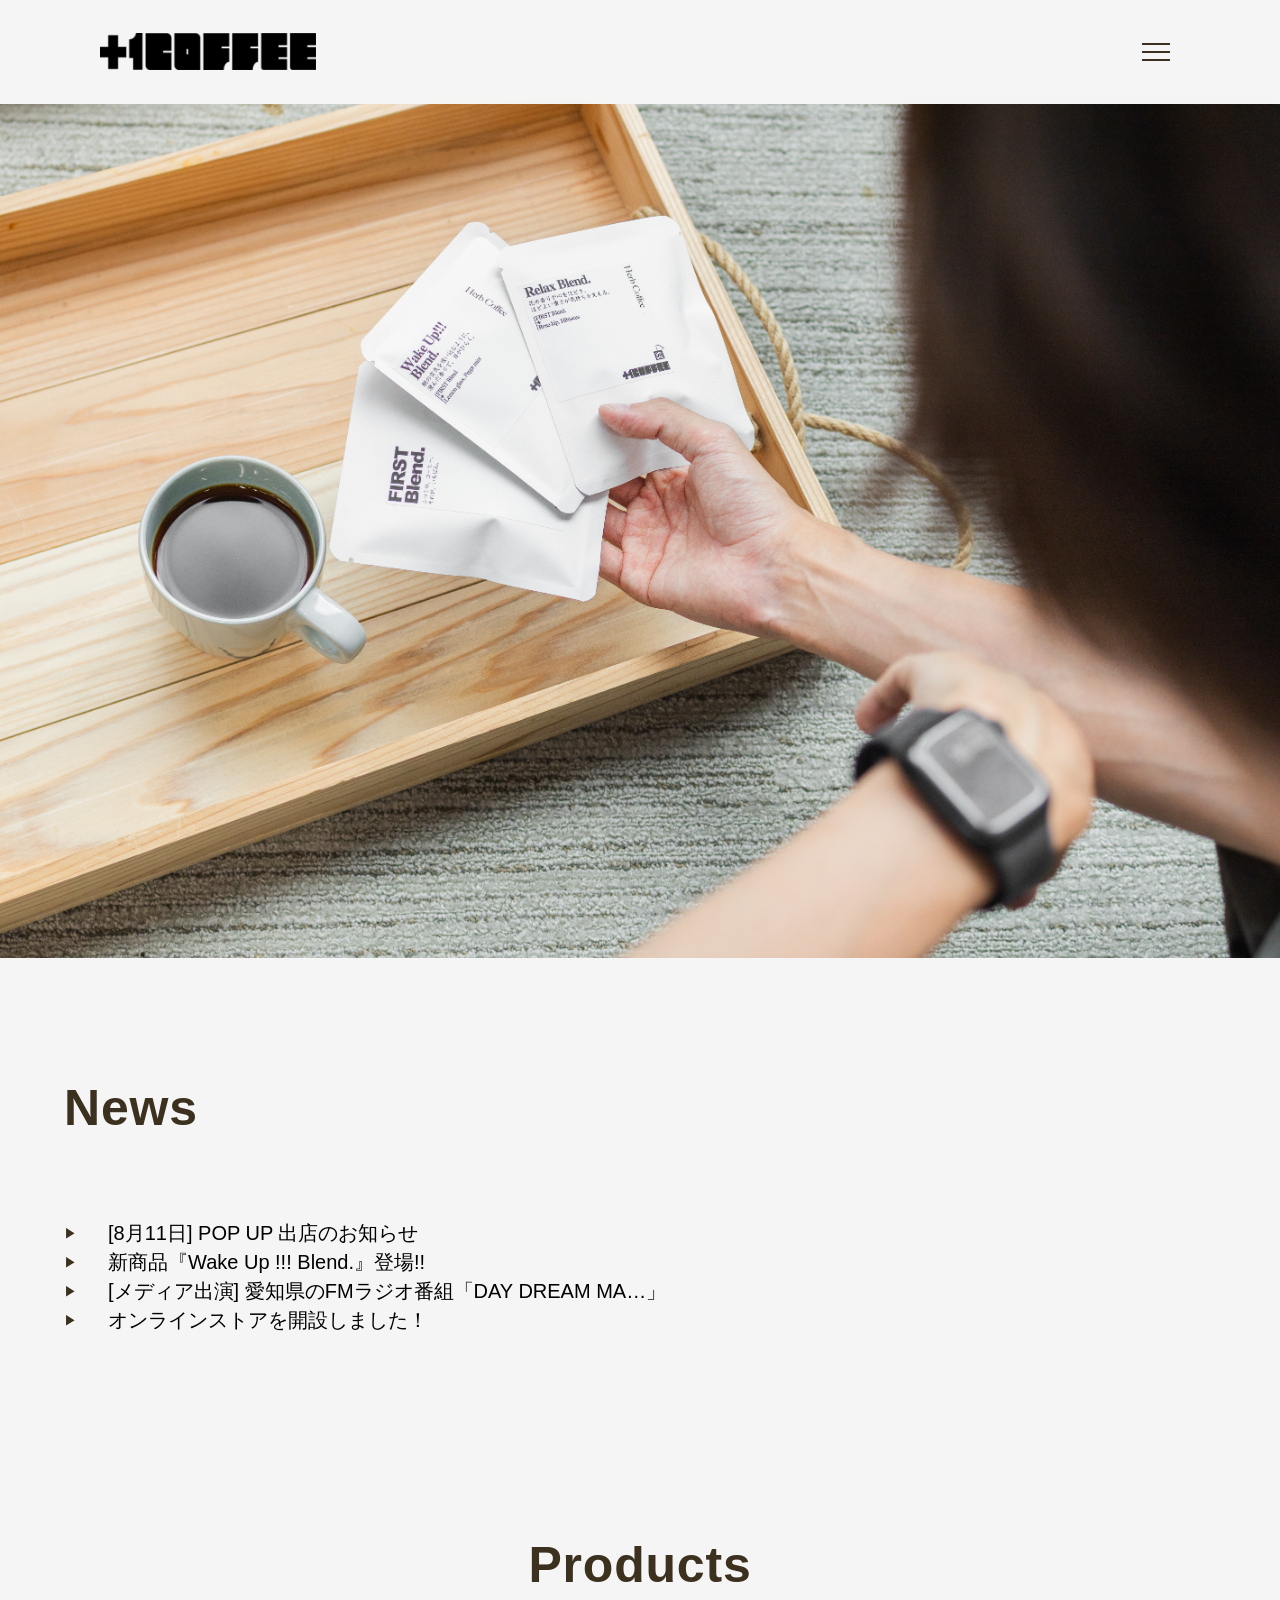
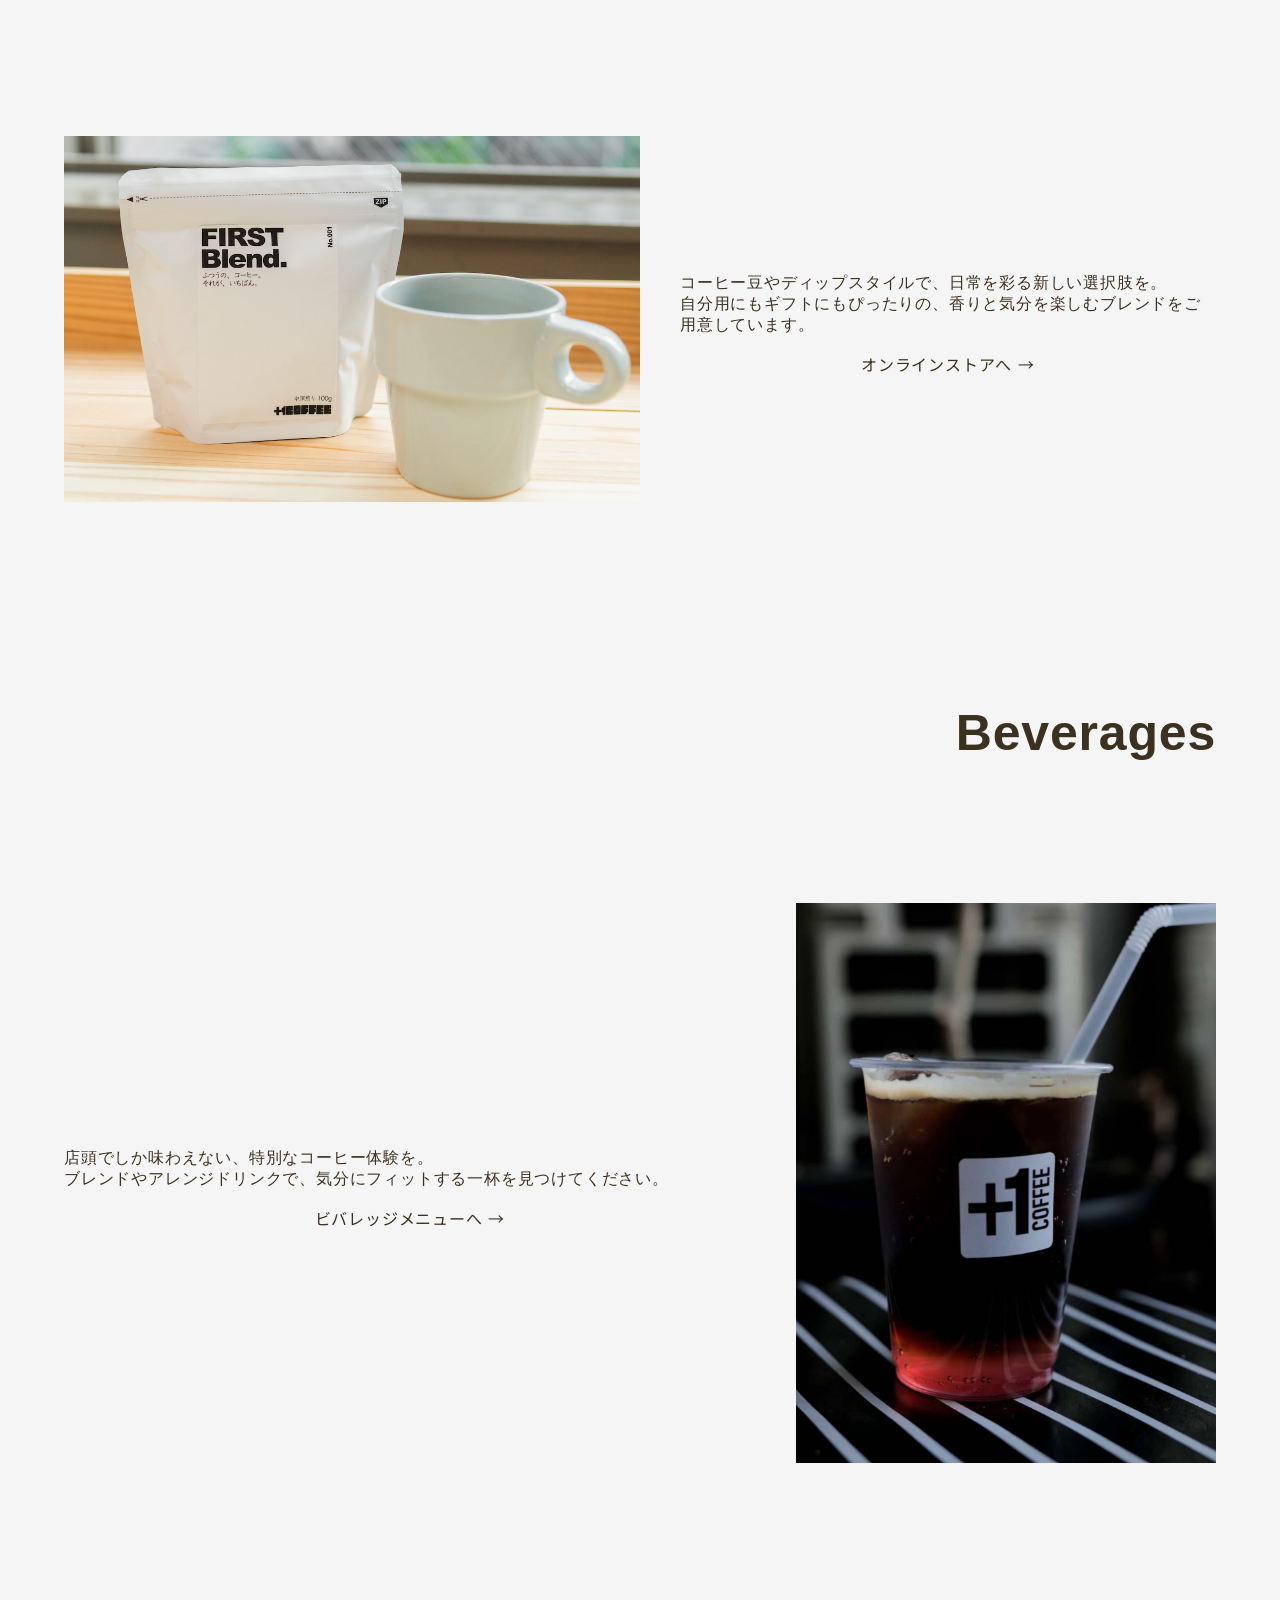
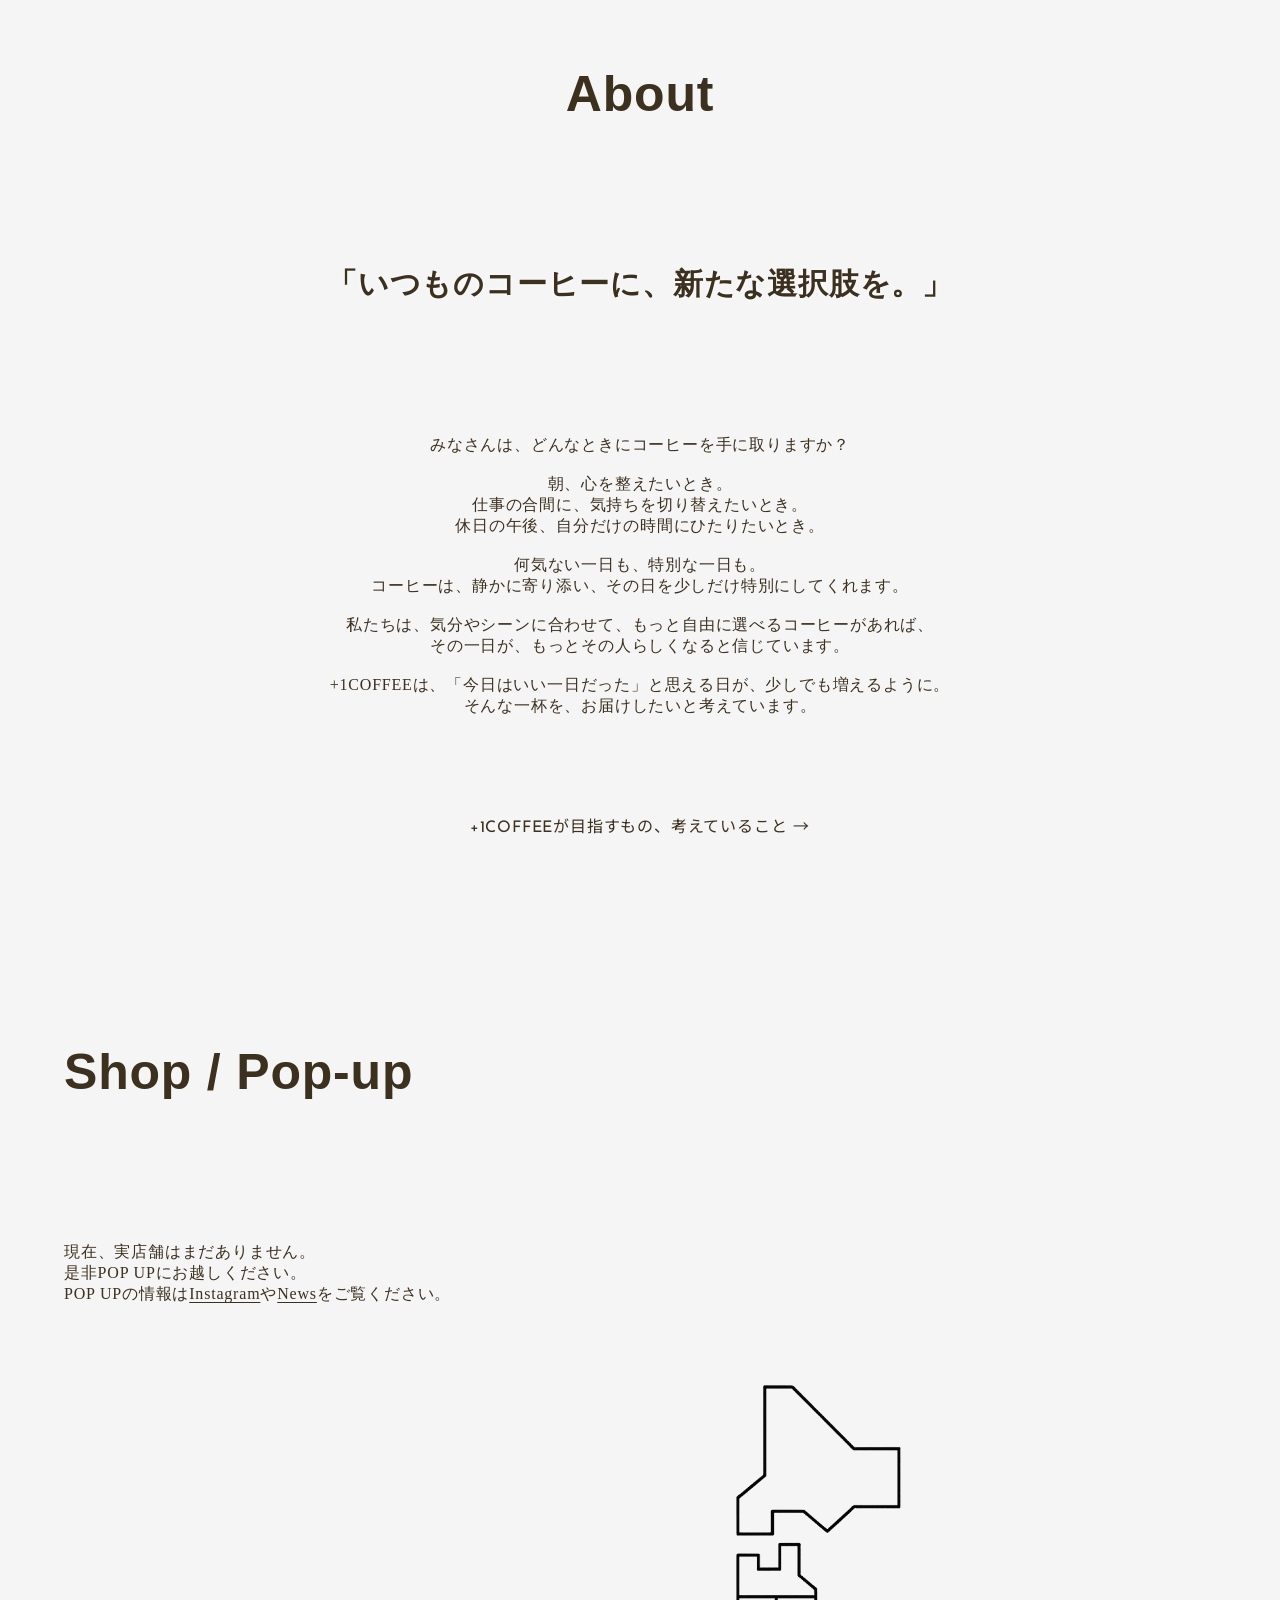
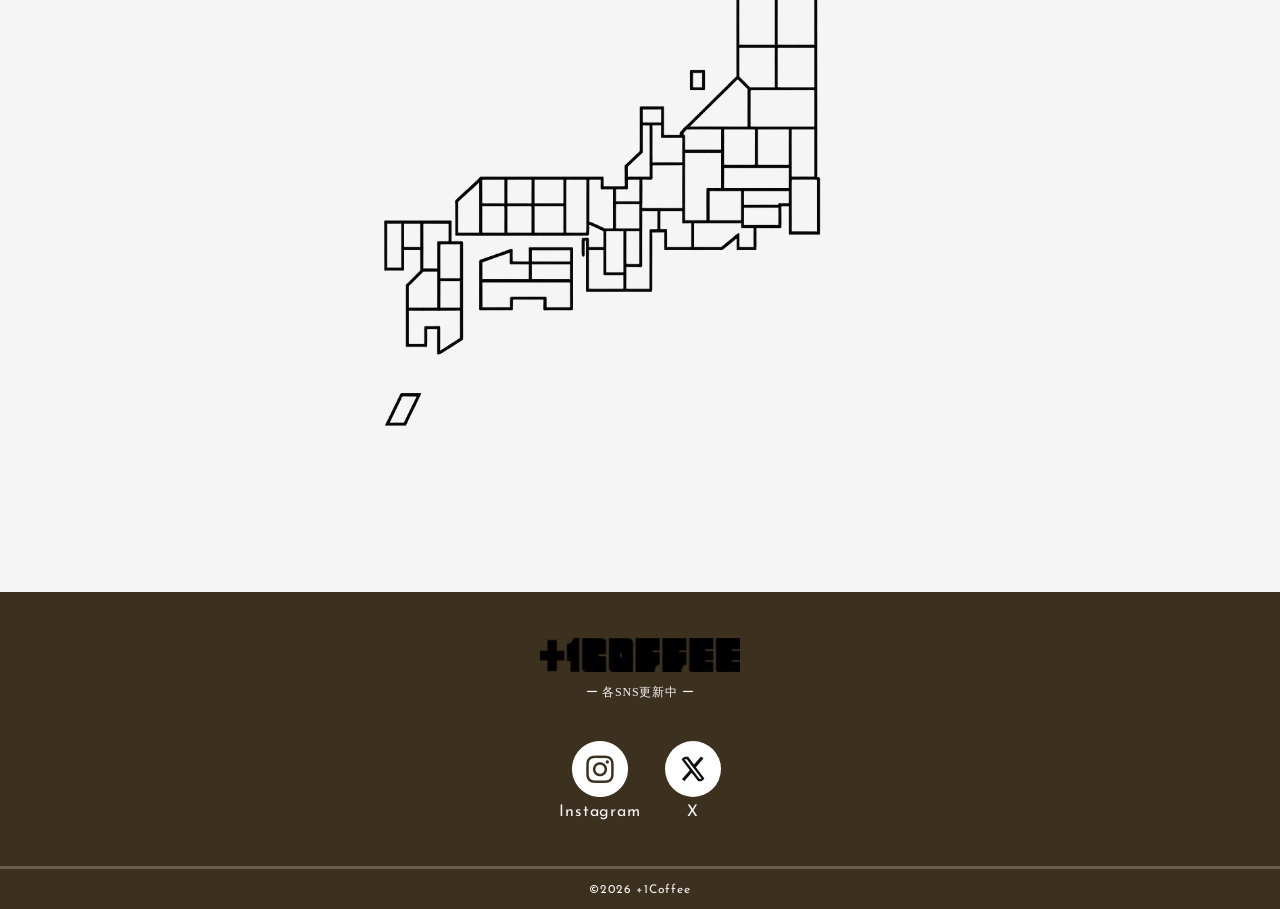
<file: index.html>
<!doctype html>
<html lang="ja">
  <head>
    <meta charset="UTF-8" />
    <meta name="viewport" content="width=device-width, initial-scale=1.0" />
    <link rel="icon" href="favicon.ico" type="image/x-icon" />
    <meta name="robots" content="noindex" />
    <title>+1Coffee - いつものコーヒーに、新しい選択肢を</title>
    <meta
      name="description"
      content="+1Coffeeは、日常に特別なコーヒー体験を提供するブランドです。コーヒー豆、ディップ、店頭限定ドリンクなど、あなたの一日を豊かにする選択肢をお届けします。"
    />

    <!-- Google Fonts -->
    <link rel="preconnect" href="https://fonts.googleapis.com" />
    <link rel="preconnect" href="https://fonts.gstatic.com" crossorigin />
    <link
      href="https://fonts.googleapis.com/css2?family=Josefin+Sans:wght@300;400;700&family=Noto+Sans+JP:wght@300;400;700&display=swap"
      rel="stylesheet"
    />
    <!-- CSS -->
    <link rel="stylesheet" href="./css/main_style.css" />
  </head>
  <body class="top-page">
    <header class="header">
      <div class="header-inner">
        <h1 class="header-logo">
          <a href="./index.html#top">
            <img src="./img/logo.png" alt="+1Coffee ロゴ" />
          </a>
        </h1>
        <button
          type="button"
          class="menu-toggle"
          aria-expanded="false"
          aria-controls="menu-drawer"
          aria-label="メニューを開く"
        >
          <span class="menu-toggle-line"></span>
          <span class="menu-toggle-line"></span>
          <span class="menu-toggle-line"></span>
        </button>
      </div>
    </header>
    <div class="menu-drawer-backdrop"></div>
    <nav
      id="menu-drawer"
      class="menu-drawer"
      aria-label="メニューナビゲーション"
    >
      <ul class="menu-drawer-list">
        <li><a href="./index.html" class="menu-drawer-link">Top</a></li>
        <li><a href="./menu.html" class="menu-drawer-link">Beverages</a></li>
        <li><a href="./contact.html" class="menu-drawer-link">Contact</a></li>
        <li><a href="./FAQ.html" class="menu-drawer-link">FAQ</a></li>
      </ul>
    </nav>

    <nav class="header-nav" aria-label="メインナビゲーション">
      <ul class="header-nav-list">
        <li class="header-nav-item">
          <a href="#top" class="header-nav-link">Top</a>
        </li>
        <li class="header-nav-item">
          <a href="#news" class="header-nav-link">News</a>
        </li>
        <li class="header-nav-item">
          <a href="#products" class="header-nav-link">Products</a>
        </li>
        <li class="header-nav-item">
          <a href="#beverages" class="header-nav-link">Beverages</a>
        </li>
        <li class="header-nav-item">
          <a href="#about" class="header-nav-link">About</a>
        </li>
        <li class="header-nav-item">
          <a href="./contact.html" class="header-nav-link">Contact</a>
        </li>
        <li class="header-nav-item">
          <a href="./FAQ.html" class="header-nav-link">FAQ</a>
        </li>
      </ul>
    </nav>

    <div class="fv" id="top">
      <picture class="fv-picture">
        <source media="(min-width:768px)" srcset="./img/fv.jpg" />
        <source media="(max-width:767px)" srcset="./img/fv.jpg" />
        <img src="./img/fv.jpg" alt="コーヒーとカップのイメージ" />
      </picture>
    </div>

    <section id="news" class="news">
      <div class="inner">
        <h2 class="title news-title">News</h2>
        <div class="accordion">
          <button
            type="button"
            class="accordion__title js-accordion"
            id="news-trigger-1"
            aria-expanded="false"
            aria-controls="news-content-1"
          >
            [8月11日] POP UP 出店のお知らせ
          </button>
          <p
            class="accordion__content"
            id="news-content-1"
            aria-labelledby="news-trigger-1"
            hidden
          >
            [8月11日] POP UP 出店のお知らせの詳細です
          </p>
        </div>

        <div class="accordion">
          <button
            type="button"
            class="accordion__title js-accordion"
            id="news-trigger-2"
            aria-expanded="false"
            aria-controls="news-content-2"
          >
            新商品『Wake Up !!! Blend.』登場!!
          </button>
          <p
            class="accordion__content"
            id="news-content-2"
            aria-labelledby="news-trigger-2"
            hidden
          >
            新商品の詳細です
          </p>
        </div>

        <div class="accordion">
          <button
            type="button"
            class="accordion__title js-accordion"
            id="news-trigger-3"
            aria-expanded="false"
            aria-controls="news-content-3"
          >
            [メディア出演] 愛知県のFMラジオ番組「DAY DREAM MA…」
          </button>
          <p
            class="accordion__content"
            id="news-content-3"
            aria-labelledby="news-trigger-3"
            hidden
          >
            詳細です
          </p>
        </div>
        <div class="accordion">
          <button
            type="button"
            class="accordion__title js-accordion"
            id="news-trigger-4"
            aria-expanded="false"
            aria-controls="news-content-4"
          >
            オンラインストアを開設しました！
          </button>
          <p
            class="accordion__content"
            id="news-content-4"
            aria-labelledby="news-trigger-4"
            hidden
          >
            オンラインサイトを開設しました！詳細はこちら
          </p>
        </div>
      </div>
    </section>

    <section id="products" class="products">
      <div class="inner">
        <h2 class="title products-title">Products</h2>
        <div class="products-contents">
          <img
            src="./img/Products.png"
            alt="商品のコーヒー豆とディップスタイル画像"
            class="products-img"
          />
          <div class="products-text-contents">
            <p class="products-text">
              コーヒー豆やディップスタイルで、日常を彩る新しい選択肢を。<br />
              自分用にもギフトにもぴったりの、香りと気分を楽しむブレンドをご用意しています。
            </p>
            <a
              href="https://shop.plusonecoffee.jp/"
              target="_blank"
              rel="noopener noreferrer"
              class="products-link"
            >
              オンラインストアへ →
            </a>
          </div>
        </div>
      </div>
    </section>

    <section id="beverages" class="beverages">
      <div class="inner">
        <h2 class="title beverages-title">Beverages</h2>
        <div class="beverages-contents">
          <div class="beverages-text-contents">
            <p class="beverages-text">
              店頭でしか味わえない、特別なコーヒー体験を。<br />
              ブレンドやアレンジドリンクで、気分にフィットする一杯を見つけてください。
            </p>
            <a href="./menu.html" class="beverages-link">
              ビバレッジメニューへ →
            </a>
          </div>
          <img
            src="./img/Beverages.png"
            alt="店頭のビバレッジ画像"
            class="beverages-img"
          />
        </div>
      </div>
    </section>

    <section id="about" class="about">
      <div class="inner">
        <h2 class="title about-title">About</h2>
        <h3 class="about-catchphrase">
          「いつものコーヒーに、新たな選択肢を。」
        </h3>
        <p class="about-text">
          みなさんは、どんなときにコーヒーを手に取りますか？<br /><br />
          朝、心を整えたいとき。<br />
          仕事の合間に、気持ちを切り替えたいとき。<br />
          休日の午後、自分だけの時間にひたりたいとき。<br /><br />
          何気ない一日も、特別な一日も。<br />
          コーヒーは、静かに寄り添い、その日を少しだけ特別にしてくれます。<br /><br />
          私たちは、気分やシーンに合わせて、もっと自由に選べるコーヒーがあれば、<br />
          その一日が、もっとその人らしくなると信じています。<br /><br />
          +1COFFEEは、「今日はいい一日だった」と思える日が、少しでも増えるように。<br />
          そんな一杯を、お届けしたいと考えています。
        </p>
        <a
          href="https://www.instagram.com/plus_one_stand/?__pwa=1"
          target="_blank"
          rel="noopener noreferrer"
          class="about-link"
        >
          +1COFFEEが目指すもの、考えていること →
        </a>
      </div>
    </section>

    <section class="shop">
      <div class="inner">
        <h2 class="title shop-pop-up-title">Shop / Pop-up</h2>
        <p>
          現在、実店舗はまだありません。<br />
          是非POP UPにお越しください。<br />
          POP UPの情報は<a
            href="https://www.instagram.com/plus_one_stand/?__pwa=1"
            target="_blank"
            rel="noopener noreferrer"
            class="shop-info-link"
            >Instagram</a
          >や<a href="#news" class="shop-info-link">News</a>をご覧ください。
        </p>
        <div class="shop-map">
          <img src="./img/map.png" alt="POP-UP開催地の地図" />
        </div>
      </div>
    </section>

    <footer class="footer">
      <div class="footer-logo">
        <img src="./img/logo.png" alt="+1Coffee ロゴ" />
      </div>
      <p class="footer-text">ー 各SNS更新中 ー</p>
      <ul class="footer-nav-list">
        <li>
          <a
            href="https://www.instagram.com/plus_one_stand/?__pwa=1"
            target="_blank"
            rel="noopener noreferrer"
            class="footer-nav-item"
          >
            <img
              src="./img/icon-instagram.png"
              alt="Instagramアイコン"
              class="sns-img"
            />
            <span class="footer-nav-link-text">Instagram</span>
          </a>
        </li>
        <li>
          <a
            href="https://x.com/plus_one_coffee/"
            target="_blank"
            rel="noopener noreferrer"
            class="footer-nav-item"
          >
            <svg
              class="sns-img sns-x-icon"
              viewBox="0 0 24 24"
              width="56"
              height="56"
              role="img"
              aria-label="Xアイコン"
            >
              <path
                fill="currentColor"
                d="M18.244 2.25h3.308l-7.227 8.26 8.502 11.24h-6.657l-5.214-6.817L4.99 21.75H1.68l7.73-8.835L1.254 2.25H8.08l4.713 6.231 5.451-6.231Zm-1.161 17.52h1.833L7.084 4.126H5.117L17.083 19.77Z"
              />
            </svg>
            <span class="footer-nav-link-text">X</span>
          </a>
        </li>
      </ul>
      <div class="footer-copy-wrapper">
        <small class="footer-copylight"
          >&copy;<span class="js-current-year"></span> +1Coffee</small
        >
      </div>
    </footer>
    <script src="./js/main.js"></script>
  </body>
</html>
</file>
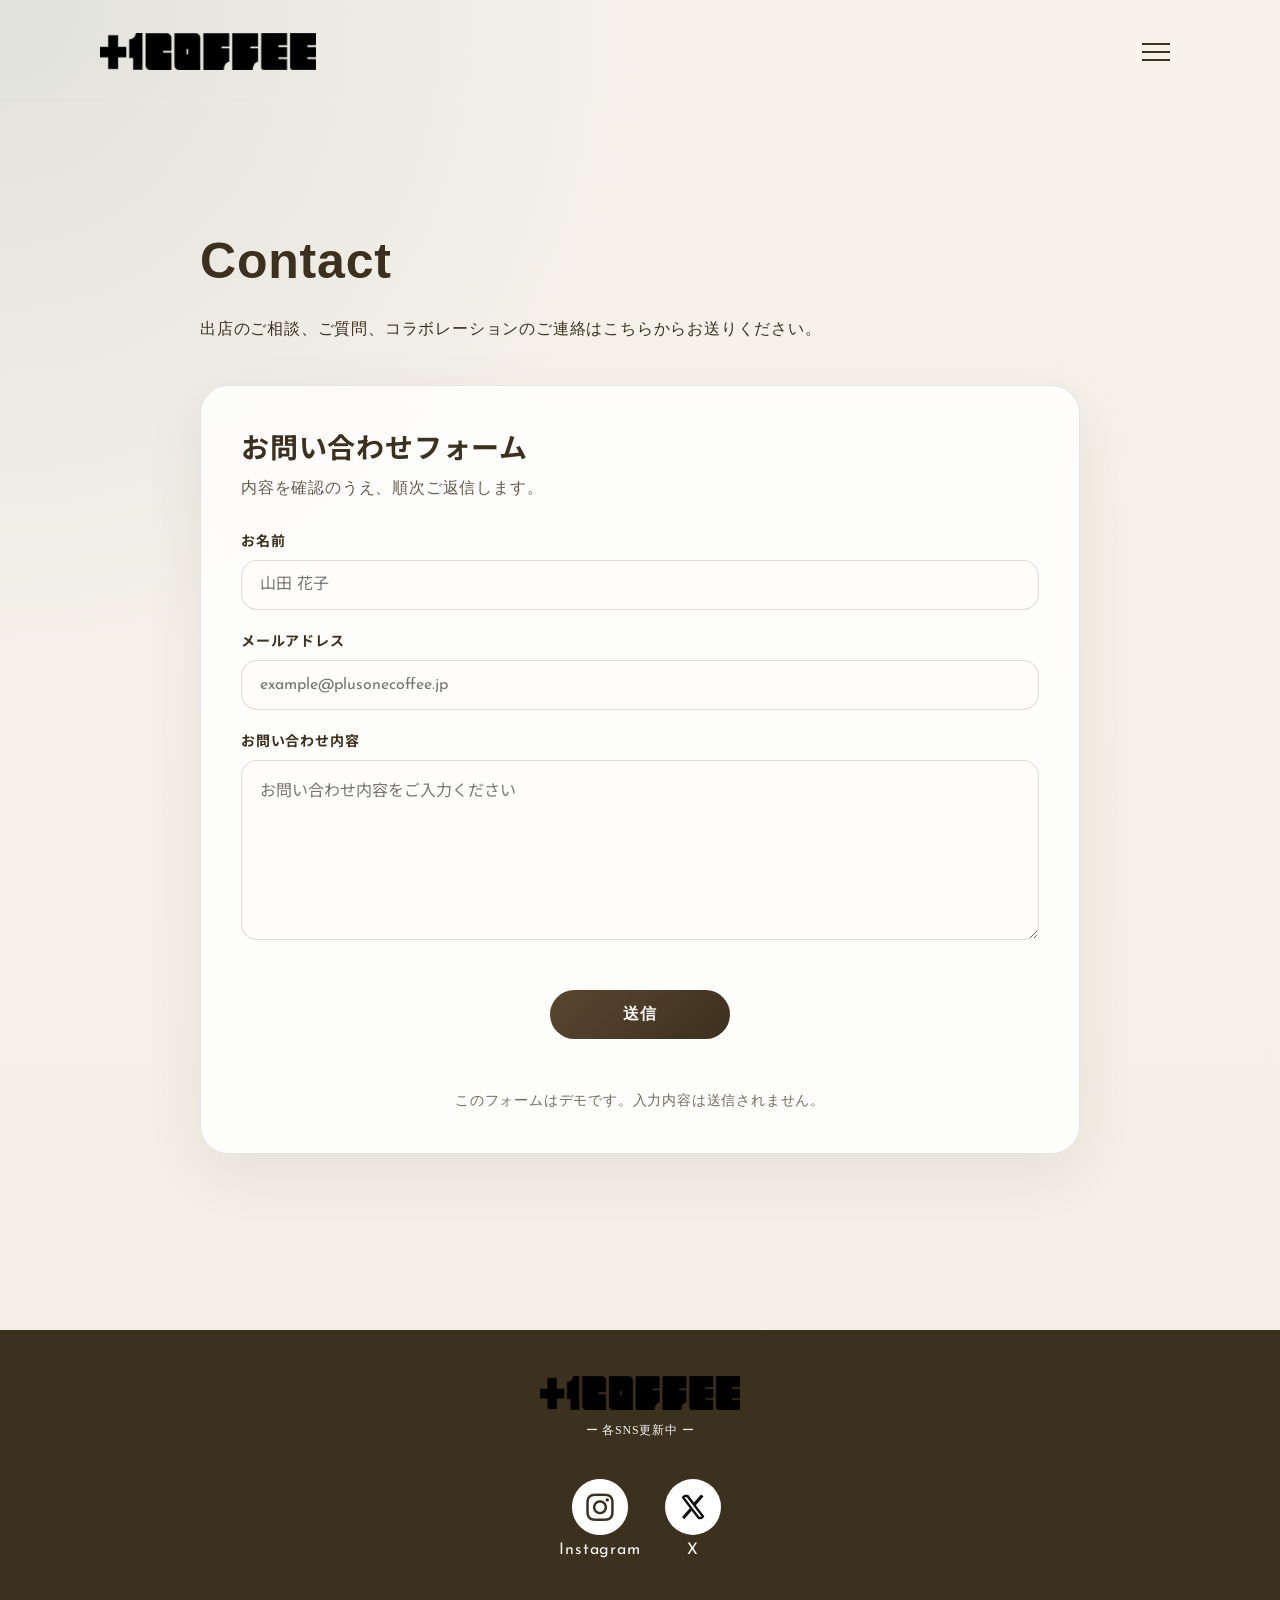
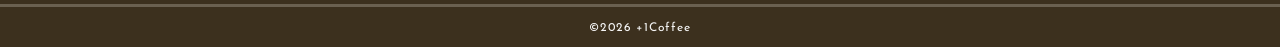
<file: contact.html>
<!DOCTYPE html>
<html lang="ja">
<head>
    <meta charset="UTF-8">
    <meta name="viewport" content="width=device-width, initial-scale=1.0">
    <link rel="icon" href="favicon.ico" type="image/x-icon">
    <meta name="robots" content="noindex">
    <title>+1Coffee - Contact</title>
    <meta name="description" content="+1Coffeeのお問い合わせページです。">

    <link rel="preconnect" href="https://fonts.googleapis.com">
    <link rel="preconnect" href="https://fonts.gstatic.com" crossorigin>
    <link
        href="https://fonts.googleapis.com/css2?family=Josefin+Sans:wght@300;400;700&family=Noto+Sans+JP:wght@300;400;700&display=swap"
        rel="stylesheet"
    >
    <link rel="stylesheet" href="./css/main_style.css">
    <link rel="stylesheet" href="./css/contact_style.css">
</head>
<body>
    <header class="header">
        <div class="header-inner">
            <h1 class="header-logo">
                <a href="./index.html#top">
                    <img src="./img/logo.png" alt="+1Coffee ロゴ">
                </a>
            </h1>
            <button type="button" class="menu-toggle" aria-expanded="false" aria-controls="menu-drawer" aria-label="メニューを開く">
                <span class="menu-toggle-line"></span>
                <span class="menu-toggle-line"></span>
                <span class="menu-toggle-line"></span>
            </button>
        </div>
    </header>
    <div class="menu-drawer-backdrop"></div>
    <nav id="menu-drawer" class="menu-drawer" aria-label="メニューナビゲーション">
        <ul class="menu-drawer-list">
            <li><a href="./index.html" class="menu-drawer-link">Top</a></li>
            <li><a href="./menu.html" class="menu-drawer-link">Beverages</a></li>
            <li><a href="./contact.html" class="menu-drawer-link">Contact</a></li>
            <li><a href="./FAQ.html" class="menu-drawer-link">FAQ</a></li>
        </ul>
    </nav>
    <main>
        <section class="contact-page" id="contact">
            <div class="inner">
                <div class="contact-lead">
                    <h2 class="title contact-title">Contact</h2>
                    <p class="contact-description">
                        出店のご相談、ご質問、コラボレーションのご連絡はこちらからお送りください。
                    </p>
                </div>
                <div class="contact-card">
                    <div class="contact-card-header">
                        <h3 class="contact-card-title">お問い合わせフォーム</h3>
                        <p class="contact-card-text">
                            内容を確認のうえ、順次ご返信します。
                        </p>
                    </div>
                    <form class="contact-form" id="contact-form">
                        <label class="contact-field" for="contact-name">
                            <span class="contact-label">お名前</span>
                            <input id="contact-name" name="name" type="text" placeholder="山田 花子" autocomplete="name" required class="contact-input">
                        </label>
                        <label class="contact-field" for="contact-email">
                            <span class="contact-label">メールアドレス</span>
                            <input id="contact-email" name="email" type="email" placeholder="example@plusonecoffee.jp" autocomplete="email" required class="contact-input">
                        </label>
                        <label class="contact-field" for="contact-message">
                            <span class="contact-label">お問い合わせ内容</span>
                            <textarea id="contact-message" name="message" placeholder="お問い合わせ内容をご入力ください" required class="contact-textarea"></textarea>
                        </label>
                        <button type="submit" class="contact-submit">送信</button>
                        <p class="contact-form-note">このフォームはデモです。入力内容は送信されません。</p>
                        <p class="contact-form-status" id="contact-form-status" role="status" aria-live="polite" tabindex="-1" hidden></p>
                    </form>
                </div>
            </div>
        </section>
    </main>

    <footer class="footer">
        <div class="footer-logo">
            <img src="./img/logo.png" alt="+1Coffee ロゴ">
        </div>
        <p class="footer-text">ー 各SNS更新中 ー</p>
        <ul class="footer-nav-list">
            <li>
                <a href="https://www.instagram.com/plus_one_stand/?__pwa=1" target="_blank" rel="noopener noreferrer" class="footer-nav-item">
                    <img src="./img/icon-instagram.png" alt="Instagramアイコン" class="sns-img">
                    <span class="footer-nav-link-text">Instagram</span>
                </a>
            </li>
            <li>
                <a href="https://x.com/plus_one_coffee/" target="_blank" rel="noopener noreferrer" class="footer-nav-item">
                    <svg class="sns-img sns-x-icon" viewBox="0 0 24 24" width="56" height="56" role="img" aria-label="Xアイコン">
                        <path fill="currentColor" d="M18.244 2.25h3.308l-7.227 8.26 8.502 11.24h-6.657l-5.214-6.817L4.99 21.75H1.68l7.73-8.835L1.254 2.25H8.08l4.713 6.231 5.451-6.231Zm-1.161 17.52h1.833L7.084 4.126H5.117L17.083 19.77Z"/>
                    </svg>
                    <span class="footer-nav-link-text">X</span>
                </a>
            </li>
        </ul>
        <div class="footer-copy-wrapper">
            <small class="footer-copylight">&copy;<span class="js-current-year"></span> +1Coffee</small>
        </div>
    </footer>
    <script src="./js/main.js"></script>
</body>
</html>
</file>
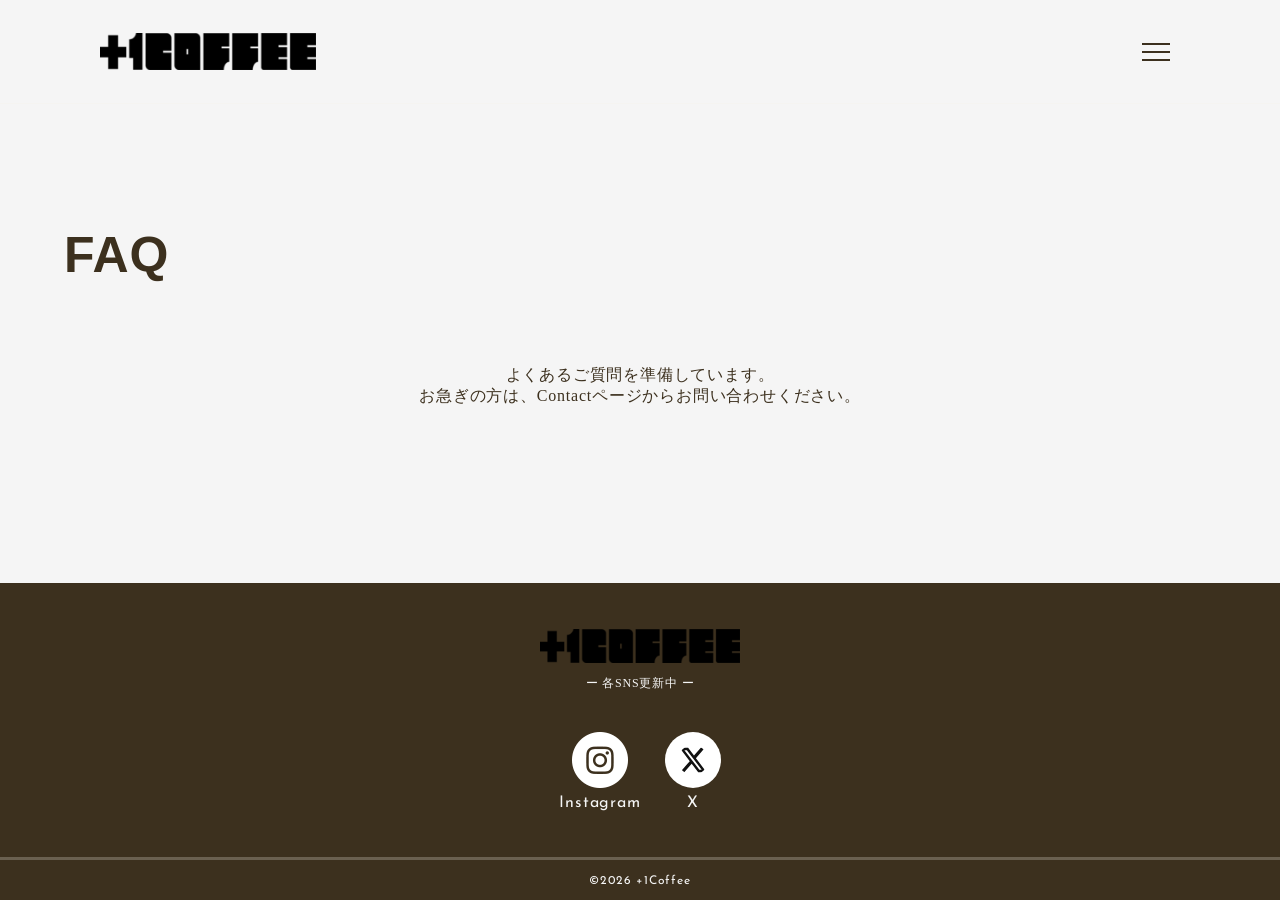
<file: FAQ.html>
<!DOCTYPE html>
<html lang="ja">
<head>
    <meta charset="UTF-8">
    <meta name="viewport" content="width=device-width, initial-scale=1.0">
    <link rel="icon" href="favicon.ico" type="image/x-icon">
    <meta name="robots" content="noindex">
    <title>+1Coffee - FAQ</title>
    <meta name="description" content="+1Coffeeのよくあるご質問ページです。">

    <link rel="preconnect" href="https://fonts.googleapis.com">
    <link rel="preconnect" href="https://fonts.gstatic.com" crossorigin>
    <link
        href="https://fonts.googleapis.com/css2?family=Josefin+Sans:wght@300;400;700&family=Noto+Sans+JP:wght@300;400;700&display=swap"
        rel="stylesheet"
    >
    <link rel="stylesheet" href="./css/main_style.css">
</head>
<body>
    <header class="header">
        <div class="header-inner">
            <h1 class="header-logo">
                <a href="./index.html#top">
                    <img src="./img/logo.png" alt="+1Coffee ロゴ">
                </a>
            </h1>
            <button type="button" class="menu-toggle" aria-expanded="false" aria-controls="menu-drawer" aria-label="メニューを開く">
                <span class="menu-toggle-line"></span>
                <span class="menu-toggle-line"></span>
                <span class="menu-toggle-line"></span>
            </button>
        </div>
    </header>
    <div class="menu-drawer-backdrop"></div>
    <nav id="menu-drawer" class="menu-drawer" aria-label="メニューナビゲーション">
        <ul class="menu-drawer-list">
            <li><a href="./index.html" class="menu-drawer-link">Top</a></li>
            <li><a href="./menu.html" class="menu-drawer-link">Beverages</a></li>
            <li><a href="./contact.html" class="menu-drawer-link">Contact</a></li>
            <li><a href="./FAQ.html" class="menu-drawer-link">FAQ</a></li>
        </ul>
    </nav>
    <main>
        <section class="news" id="faq">
            <div class="inner">
                <h2 class="title news-title">FAQ</h2>
                <p class="about-text">
                    よくあるご質問を準備しています。<br>
                    お急ぎの方は、<a href="./contact.html">Contactページ</a>からお問い合わせください。
                </p>
            </div>
        </section>
    </main>

    <footer class="footer">
        <div class="footer-logo">
            <img src="./img/logo.png" alt="+1Coffee ロゴ">
        </div>
        <p class="footer-text">ー 各SNS更新中 ー</p>
        <ul class="footer-nav-list">
            <li>
                <a href="https://www.instagram.com/plus_one_stand/?__pwa=1" target="_blank" rel="noopener noreferrer" class="footer-nav-item">
                    <img src="./img/icon-instagram.png" alt="Instagramアイコン" class="sns-img">
                    <span class="footer-nav-link-text">Instagram</span>
                </a>
            </li>
            <li>
                <a href="https://x.com/plus_one_coffee/" target="_blank" rel="noopener noreferrer" class="footer-nav-item">
                    <svg class="sns-img sns-x-icon" viewBox="0 0 24 24" width="56" height="56" role="img" aria-label="Xアイコン">
                        <path fill="currentColor" d="M18.244 2.25h3.308l-7.227 8.26 8.502 11.24h-6.657l-5.214-6.817L4.99 21.75H1.68l7.73-8.835L1.254 2.25H8.08l4.713 6.231 5.451-6.231Zm-1.161 17.52h1.833L7.084 4.126H5.117L17.083 19.77Z"/>
                    </svg>
                    <span class="footer-nav-link-text">X</span>
                </a>
            </li>
        </ul>
        <div class="footer-copy-wrapper">
            <small class="footer-copylight">&copy;<span class="js-current-year"></span> +1Coffee</small>
        </div>
    </footer>
    <script src="./js/main.js"></script>
</body>
</html>
</file>
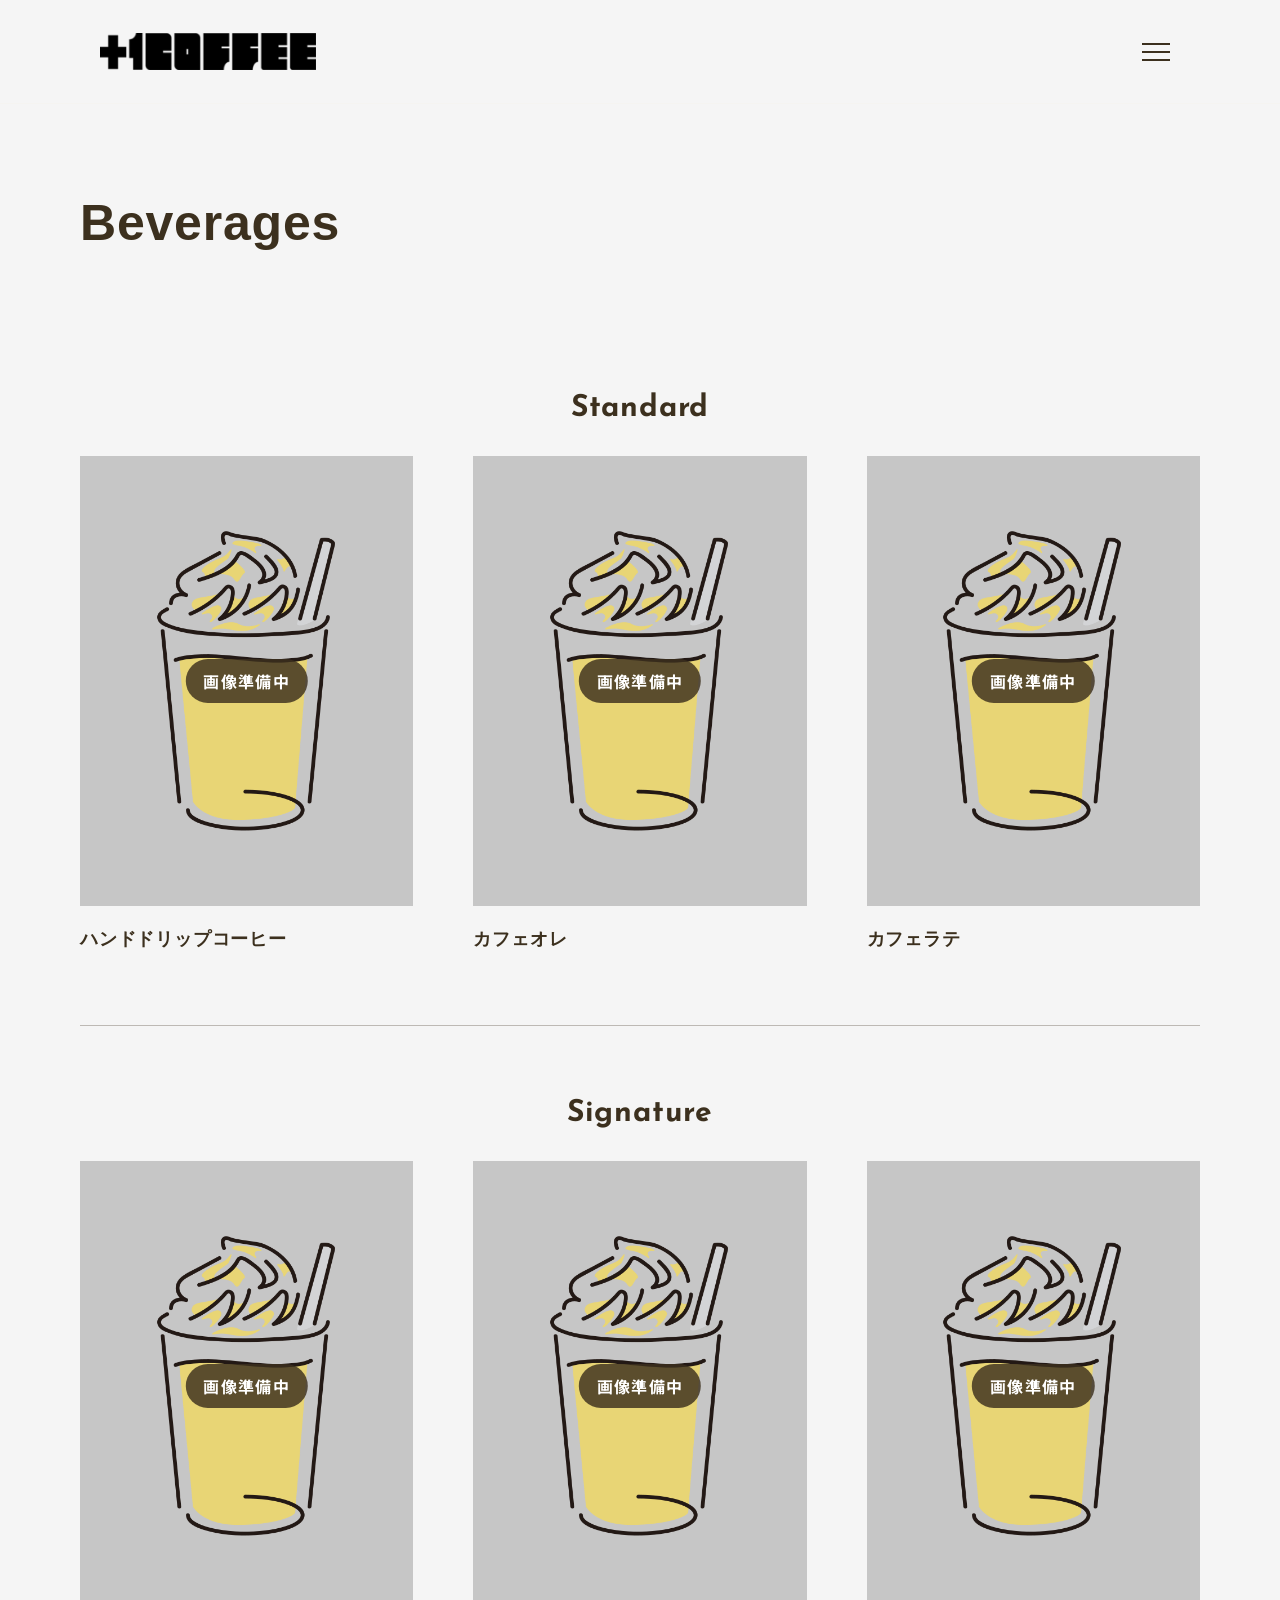
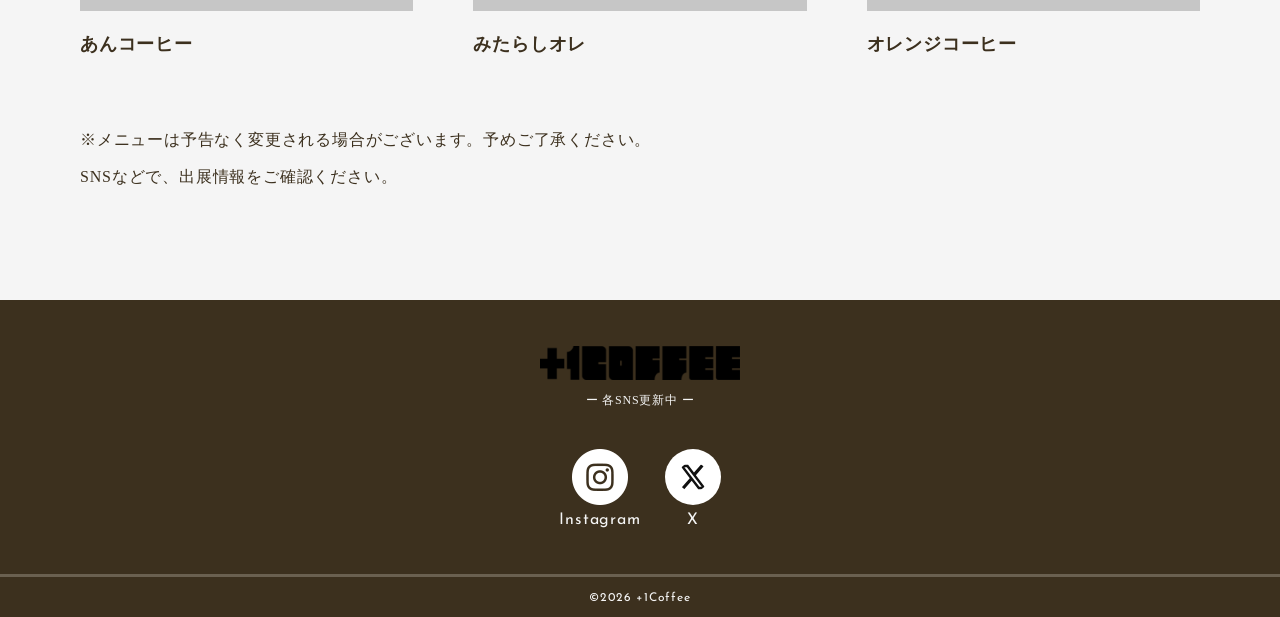
<file: menu.html>
<!DOCTYPE html>
<html lang="ja">
<head>
    <meta charset="UTF-8">
    <meta name="viewport" content="width=device-width, initial-scale=1.0">
    <link rel="icon" href="favicon.ico" type="image/x-icon">
    <meta name="robots" content="noindex">
    <title>+1Coffee - いつものコーヒーに、新しい選択肢を</title>
    <meta name="description" content="+1Coffeeは、日常に特別なコーヒー体験を提供するブランドです。コーヒー豆、ディップ、店頭限定ドリンクなど、あなたの一日を豊かにする選択肢をお届けします。">

    <!-- Google Fonts -->
    <link rel="preconnect" href="https://fonts.googleapis.com">
    <link rel="preconnect" href="https://fonts.gstatic.com" crossorigin>
    <link
        href="https://fonts.googleapis.com/css2?family=Josefin+Sans:wght@300;400;700&family=Noto+Sans+JP:wght@300;400;700&display=swap"
        rel="stylesheet"
    >
    <!-- CSS -->
    <link rel="stylesheet" href="./css/menu_style.css">
</head>
<body>
    <header class="header">
        <div class="header-inner">
            <h1 class="header-logo">
                <a href="./index.html#top">
                    <img src="./img/logo.png" alt="+1Coffee ロゴ">
                </a>
            </h1>
            <button type="button" class="menu-toggle" aria-expanded="false" aria-controls="menu-drawer" aria-label="メニューを開く">
                <span class="menu-toggle-line"></span>
                <span class="menu-toggle-line"></span>
                <span class="menu-toggle-line"></span>
            </button>
        </div>
    </header>
    <div class="menu-drawer-backdrop"></div>
    <nav id="menu-drawer" class="menu-drawer" aria-label="メニューナビゲーション">
        <ul class="menu-drawer-list">
            <li><a href="./index.html" class="menu-drawer-link">Top</a></li>
            <li><a href="./menu.html" class="menu-drawer-link">Beverages</a></li>
            <li><a href="./contact.html" class="menu-drawer-link">Contact</a></li>
            <li><a href="./FAQ.html" class="menu-drawer-link">FAQ</a></li>
        </ul>
    </nav>
    <main class="menu-page">
        <div class="beverages">
            <h2 class="title news-title">Beverages</h2>
        </div>
        <section id="standard" class="standard beverages-type">
            <h3>Standard</h3>
            <div class="beverages-grid">
                <article class="beverage-card">
                    <div class="menu-beverages-image-wrap">
                        <img src="./img/飲み物.png" alt="ハンドドリップコーヒーのイメージ" class="menu-beverages-img">
                        <span class="menu-beverages-image-label">画像準備中</span>
                    </div>
                    <p>ハンドドリップコーヒー</p>
                </article>
                <article class="beverage-card">
                    <div class="menu-beverages-image-wrap">
                        <img src="./img/飲み物.png" alt="カフェオレのイメージ" class="menu-beverages-img">
                        <span class="menu-beverages-image-label">画像準備中</span>
                    </div>
                    <p>カフェオレ</p>
                </article>
                <article class="beverage-card">
                    <div class="menu-beverages-image-wrap">
                        <img src="./img/飲み物.png" alt="カフェラテのイメージ" class="menu-beverages-img">
                        <span class="menu-beverages-image-label">画像準備中</span>
                    </div>
                    <p>カフェラテ</p>
                </article>
            </div>
        </section>
        <section id="signature" class="signature beverages-type">
            <h3>Signature</h3>
            <div class="beverages-grid">
                <article class="beverage-card">
                    <div class="menu-beverages-image-wrap">
                        <img src="./img/飲み物.png" alt="あんコーヒーのイメージ" class="menu-beverages-img">
                        <span class="menu-beverages-image-label">画像準備中</span>
                    </div>
                    <p>あんコーヒー</p>
                </article>
                <article class="beverage-card">
                    <div class="menu-beverages-image-wrap">
                        <img src="./img/飲み物.png" alt="みたらしオレのイメージ" class="menu-beverages-img">
                        <span class="menu-beverages-image-label">画像準備中</span>
                    </div>
                    <p>みたらしオレ</p>
                </article>
                <article class="beverage-card">
                    <div class="menu-beverages-image-wrap">
                        <img src="./img/飲み物.png" alt="オレンジコーヒーのイメージ" class="menu-beverages-img">
                        <span class="menu-beverages-image-label">画像準備中</span>
                    </div>
                    <p>オレンジコーヒー</p>
                </article>
            </div>
        </section>
        <div class="menu-info">
            <p>※メニューは予告なく変更される場合がございます。予めご了承ください。</p>
            <p>SNSなどで、出展情報をご確認ください。</p>
        </div>
    </main>

    <footer class="footer">
        <div class="footer-logo">
            <img src="./img/logo.png" alt="+1Coffee ロゴ">
        </div>
        <p class="footer-text">ー 各SNS更新中 ー</p>
        <ul class="footer-nav-list">
            <li>
                <a href="https://www.instagram.com/plus_one_stand/?__pwa=1" target="_blank" rel="noopener noreferrer" class="footer-nav-item">
                    <img src="./img/icon-instagram.png" alt="Instagramアイコン" class="sns-img">
                    <span class="footer-nav-link-text">Instagram</span>
                </a>
            </li>
            <li>
                <a href="https://x.com/plus_one_coffee/" target="_blank" rel="noopener noreferrer" class="footer-nav-item">
                    <svg class="sns-img sns-x-icon" viewBox="0 0 24 24" width="56" height="56" role="img" aria-label="Xアイコン">
                        <path fill="currentColor" d="M18.244 2.25h3.308l-7.227 8.26 8.502 11.24h-6.657l-5.214-6.817L4.99 21.75H1.68l7.73-8.835L1.254 2.25H8.08l4.713 6.231 5.451-6.231Zm-1.161 17.52h1.833L7.084 4.126H5.117L17.083 19.77Z"/>
                    </svg>
                    <span class="footer-nav-link-text">X</span>
                </a>
            </li>
        </ul>
        <div class="footer-copy-wrapper">
            <small class="footer-copylight">&copy;<span class="js-current-year"></span> +1Coffee</small>
        </div>
    </footer>
    <script src="./js/main.js"></script>
</body>
</html>
</file>
<file: css/main_style.css>
/* =====================
   共通部
===================== */
body {
    font-family: "Josefin Sans", "Noto Sans JP", sans-serif;
    letter-spacing: 0.05em;
    color: #3c301e;
    margin: 0;
    background-color: #f5f5f5;
}

img {
    width: 100%;
    height: auto;
    display: block;
}

.inner {
    padding: 80px 5%;
    max-width: 1200px;
    margin: 0 auto;
}

.title {
    font-size: 50px;
    padding-bottom: 100px;
}

p {
    font-family: "游教科書体";
}

.link {
  text-decoration: none;
}

a {
    text-decoration: none;
    transition: 0.3s;
}

a,
a:hover,
a:visited {
    color: inherit;
}

.products-link,
.beverages-link,
.about-link {
    position: relative;
    display: block;
    width: fit-content;
    padding-bottom: 4px;
    text-align: center;
    margin: 0 auto;
}

.products-link::after,
.beverages-link::after,
.about-link::after {
    content: "";
    position: absolute;
    right: 0;
    bottom: 0;
    left: 0;
    height: 1px;
    background-color: currentColor;
    transform: scaleX(0);
    transform-origin: left;
    transition: transform 0.3s ease;
}

.products-link:hover::after,
.products-link:focus-visible::after,
.beverages-link:hover::after,
.beverages-link:focus-visible::after,
.about-link:hover::after,
.about-link:focus-visible::after {
    transform: scaleX(1);
}

h1,h2 {
    font-family: "Arial Black", Arial;
}

h3.about-catchphrase {
    text-shadow: 0 0 5px rgba(255,255,255,0.7);
    font-size: 30px;
    font-family: "Big Caslon", "Big Caslon Medium", serif;
}

/* =====================
    Header
===================== */
.header {
    border-bottom: 1px solid rgba(241, 238, 228, 0.25);
    padding: 12px 0;
}

.header-inner {
    padding: 0 40px;
    max-width: 1080px;
    margin: 0 auto;
    display: flex;
    align-items: center;
    justify-content: space-between;
}

.header-logo {
    width: 20%;
}

@media screen and (min-width: 768px) {
    .top-page .header {
        position: sticky;
        top: 0;
        z-index: 40;
        background-color: rgba(245, 245, 245, 0.94);
        backdrop-filter: blur(10px);
        -webkit-backdrop-filter: blur(10px);
    }

    .top-page.menu-open .header {
        background-color: transparent;
        border-bottom-color: transparent;
        backdrop-filter: none;
        -webkit-backdrop-filter: none;
    }
}

.menu-toggle {
    position: relative;
    z-index: 30;
    display: inline-flex;
    flex-direction: column;
    justify-content: center;
    gap: 6px;
    width: 48px;
    height: 48px;
    padding: 0;
    border: 0;
    background: transparent;
    cursor: pointer;
}

.menu-toggle-line {
    display: block;
    width: 28px;
    height: 2px;
    margin: 0 auto;
    background-color: #3c301e;
    transition: transform 0.3s ease, opacity 0.3s ease;
}

.menu-drawer-backdrop {
    position: fixed;
    inset: 0;
    background: rgba(60, 48, 30, 0.25);
    opacity: 0;
    visibility: hidden;
    transition: opacity 0.3s ease, visibility 0.3s ease;
    z-index: 20;
}

.menu-drawer {
    position: fixed;
    top: 0;
    right: 0;
    width: min(320px, 82vw);
    height: 100vh;
    padding: 96px 32px 40px;
    box-sizing: border-box;
    overflow-y: auto;
    background-color: #f1eee4;
    box-shadow: -8px 0 30px rgba(60, 48, 30, 0.12);
    transform: translateX(100%);
    visibility: hidden;
    transition: transform 0.3s ease, visibility 0.3s ease;
    z-index: 25;
}

.menu-drawer-list {
    display: flex;
    flex-direction: column;
    gap: 24px;
    margin: 0;
    padding: 0;
    list-style: none;
}

.menu-drawer-link {
    display: block;
    font-size: 20px;
    font-weight: 700;
}

body.menu-open {
    overflow: hidden;
}

body.menu-open .menu-drawer-backdrop {
    opacity: 1;
    visibility: visible;
}

body.menu-open .menu-drawer {
    transform: translateX(0);
    visibility: visible;
}

body.menu-open .menu-toggle-line:nth-child(1) {
    transform: translateY(8px) rotate(45deg);
}

body.menu-open .menu-toggle-line:nth-child(2) {
    opacity: 0;
}

body.menu-open .menu-toggle-line:nth-child(3) {
    transform: translateY(-8px) rotate(-45deg);
}

.header-nav-list {
    position: fixed;
    top: 50%;
    left: 24px;
    transform: translateY(-50%);
    list-style: none;
    margin: 0;
    padding: 0;
}

.header-nav-item {
    padding: 5px 20px;
}

/* =====================
   FV
===================== */
.fv {
    position: relative;
    overflow: hidden;
}

.fv-container {
    position: absolute;
    top: 50%;
    left: 50%;
    transform: translate(-50%, -50%);
    z-index: 2;
    text-align: center;
    width: 100%;
}

/* =====================
   News（Accordion）
===================== */
.news-title {
    text-align: left;
    padding-bottom: 40px;
}

.news-list {
    max-width: 800px;
    margin: 0 auto;
}

/* アコーディオンボタン */
.accordion__title {
    position: relative;
    padding-left: 44px;
    cursor: pointer;
    background: none;
    border: none;
    outline: none;
    font-size: 20px;
}

/* 共通線 */
.accordion__title::before {
    content: "▶";
    position: absolute;
    left: 0;
    top: 50%;
    color: #3c301e;
    font-size: 13px;
    line-height: 1;
    transform: translateY(-50%);
    transition: color 0.3s, transform 0.3s;
}

.accordion__title::after {
    content: none;
}

/* 開いたら下向きにする */
.accordion__title.is-open::before {
    transform: translateY(-50%) rotate(90deg);
}

/* hover */
.accordion__title:hover::before {
    color: #6b8e9e;
}

.accordion__content {
    margin-top: 12px;
}

.news-item {
    border-bottom: 1px solid rgba(60, 48, 30, 0.2);
    padding: 16px 0;
}

.news-detail {
    margin-top: 12px;
    line-height: 1.8;
    text-align: center;
}

/* =====================
   Products
===================== */
.products-title {
    text-align: center;
}

.products-contents {
    display: flex;
    gap: 40px;
    align-items: center;
}

.products-img {
    width: 50%;
}

/* =====================
   Beverages
===================== */
.beverages-title {
    text-align: right;
}

.beverages-contents {
    display: flex;
    align-items: center;
    gap: 40px;
}

.beverages-text-contents {
    flex: 1;
}

img.beverages-img {
    width: 42%;
    max-width: 420px;
    aspect-ratio: 3 / 4;
    object-fit: cover;
    margin-left: auto;
}

.beverages-link-text {
    padding: 60px 0;
    text-align: right;
}

/* =====================
   About
===================== */
.about-title {
    text-align: center;
    padding-bottom: 0;
}

.about-catchphrase {
    text-align: center;
    padding: 100px 0;
    font-size: 40px;
}

.about-text {
    text-align: center;
    padding-bottom: 80px;
}

.about-link-text {
    padding: 60px 0;
    text-align: right;
}

/* =====================
   Shop / Pop-up
===================== */
.shop-map {
    padding: 50px 0;
    width: 60%;
    margin: 0 auto;
}

.shop-info-link {
    text-decoration: underline;
    text-underline-offset: 3px;
}

.shop-info-link:hover {
    opacity: 0.65;
}

/* =====================
   Footer
===================== */
.footer {
    background-color: #3c301e;
    text-align: center;
    padding-top: 46px;
    color: #f5f5f5; /* 黒から白に変更で可読性向上 */
}

.footer-logo {
    width: 200px;
    margin: 0 auto;
}

.footer-text,
.footer-copylight {
    font-size: 12px;
}

.footer-nav-list {
    margin-top: 40px;
    display: flex;
    justify-content: center;
    gap: 24px;
    padding: 0 20px;
    list-style: none;
}

.footer-nav-link-text {
    display: block;
    text-align: center;
    width: 100%;
}
.footer-nav-item {
    display: flex;
    flex-direction: column;
    align-items: center;
}
.sns-img {
    width: 56px;
    height: 56px;
    display: block;
    margin-bottom: 7px;
    padding: 0;
    box-sizing: border-box;
    object-fit: contain;
}

.sns-x-icon {
    padding: 13px;
    border-radius: 50%;
    background-color: #ffffff;
    color: #111111;
}

.footer-copy-wrapper {
    border-top: 3px solid rgba(241, 238, 228, 0.25);
    padding: 12px;
    margin-top: 46px;
}

@media screen and (max-width: 767px) {
    .inner {
        padding: 56px 20px;
    }

    .title {
        font-size: 36px;
        padding-bottom: 56px;
    }

    .header-inner {
        padding: 0 20px;
    }

    .header-logo {
        width: 120px;
    }

    .header-nav {
        display: none;
    }

    .menu-drawer {
        right: 0;
        left: 0;
        width: 100%;
        max-width: none;
        padding: 88px 24px 32px;
    }

    .menu-drawer-list {
        width: 100%;
    }

    .menu-drawer-link {
        padding: 12px 0;
        border-bottom: 1px solid rgba(60, 48, 30, 0.16);
    }

    .fv {
        min-height: 72vh;
    }

    .fv picture,
    .fv img {
        height: 72vh;
        object-fit: cover;
    }

    .fv-container {
        padding: 0 20px;
        width: calc(100% - 40px);
    }

    h3.about-catchphrase {
        font-size: 24px;
        line-height: 1.6;
    }

    .accordion__title {
        width: 100%;
        font-size: 16px;
        line-height: 1.6;
        text-align: left;
    }

    .products-contents,
    .beverages-contents {
        flex-direction: column;
        gap: 24px;
    }

    .products-img {
        width: 100%;
    }

    img.beverages-img {
        width: 100%;
        max-width: 420px;
        margin: 0 auto;
    }

    .products-text-contents,
    .beverages-text-contents {
        width: 100%;
    }

    .products-title,
    .beverages-title,
    .about-title {
        text-align: left;
    }

    .about-catchphrase {
        padding: 56px 0 32px;
        font-size: 28px;
        line-height: 1.6;
    }

    .about-text {
        text-align: left;
        padding-bottom: 48px;
        line-height: 1.9;
    }

    .shop-map {
        width: 100%;
        padding: 32px 0 0;
    }

    .footer {
        padding-top: 36px;
    }

    .footer-logo {
        width: 160px;
    }

    .footer-nav-list {
        gap: 20px;
        padding: 0 16px;
    }
}
</file>
<file: css/contact_style.css>
body {
    background:
        radial-gradient(circle at top left, rgba(74, 106, 120, 0.12), transparent 32%),
        linear-gradient(180deg, #f6f2ea 0%, #f3efe6 100%);
}

.contact-page {
    padding: 48px 0 96px;
}

.contact-page .inner {
    max-width: 880px;
}

.contact-lead {
    margin-bottom: 40px;
}

.contact-eyebrow {
    margin: 0 0 16px;
    font-size: 14px;
    font-weight: 700;
    letter-spacing: 0.18em;
    text-transform: uppercase;
    color: #4a6a78;
}

.contact-title {
    margin: 0;
    padding-bottom: 24px;
}

.contact-submit {
    justify-self: center;
    margin:30px
}

.contact-description {
    margin: 0;
    max-width: 640px;
    line-height: 1.9;
}

.contact-card {
    padding: 40px;
    border: 1px solid rgba(60, 48, 30, 0.12);
    border-radius: 28px;
    background: rgba(255, 255, 255, 0.82);
    box-shadow: 0 20px 60px rgba(60, 48, 30, 0.08);
    backdrop-filter: blur(8px);
}

.contact-card-header {
    margin-bottom: 28px;
}

.contact-card-title {
    margin: 0 0 8px;
    font-size: 28px;
}

.contact-card-text {
    margin: 0;
    line-height: 1.8;
    color: rgba(60, 48, 30, 0.8);
}

.contact-form {
    display: grid;
    gap: 20px;
}

.contact-field {
    display: grid;
    gap: 10px;
}

.contact-label {
    font-size: 14px;
    font-weight: 700;
}

.contact-input,
.contact-textarea {
    width: 100%;
    box-sizing: border-box;
    padding: 16px 18px;
    border: 1px solid rgba(60, 48, 30, 0.16);
    border-radius: 16px;
    background-color: #fffdfa;
    font: inherit;
    color: inherit;
}

.contact-input:focus,
.contact-textarea:focus {
    outline: none;
    border-color: #4a6a78;
    box-shadow: 0 0 0 4px rgba(74, 106, 120, 0.12);
}

.contact-textarea {
    min-height: 180px;
    resize: vertical;
}

.contact-submit {
    justify-self: center;
    min-width: 180px;
    padding: 14px 28px;
    border: 0;
    border-radius: 999px;
    background: linear-gradient(135deg, #5a4630 0%, #3c301e 100%);
    color: #f5f5f5;
    font-size: 16px;
    font-weight: 700;
    letter-spacing: 0.08em;
    cursor: pointer;
    transition: transform 0.2s ease, box-shadow 0.2s ease;
}

.contact-submit:hover {
    transform: translateY(-1px);
    box-shadow: 0 12px 24px rgba(60, 48, 30, 0.25);
}

.contact-form-note,
.contact-form-status {
    margin: 0;
    text-align: center;
    line-height: 1.7;
}

.contact-form-note {
    color: rgba(60, 48, 30, 0.72);
    font-size: 14px;
}

.contact-form-status {
    padding: 14px 18px;
    border-radius: 14px;
    background-color: rgba(74, 106, 120, 0.12);
    color: #2f4752;
    font-weight: 700;
}

.contact-form-status:focus {
    outline: 3px solid rgba(74, 106, 120, 0.28);
    outline-offset: 3px;
}

@media screen and (max-width: 767px) {
    .contact-page {
        padding: 32px 0 72px;
    }

    .contact-lead {
        margin-bottom: 28px;
    }

    .contact-title {
        padding-bottom: 16px;
    }

    .contact-card {
        padding: 24px 20px;
        border-radius: 20px;
    }

    .contact-card-title {
        font-size: 22px;
    }

    .contact-submit {
        width: 100%;
        justify-self: stretch;
    }
}
</file>
<file: css/menu_style.css>
/* =====================
    共通部
===================== */
body {
    font-family: "Josefin Sans", "Noto Sans JP", sans-serif;
    letter-spacing: 0.05em;
    color: #3c301e;
    margin: 0;
    background-color: #f5f5f5;
}

img {
    display: block;
    max-width: 100%;
}

.inner {
    padding: 80px 5%;
    max-width: 1200px;
    margin: 0 auto;
}

.title {
    font-size: 50px;
    padding-bottom: 100px;
}

.menu-page {
    max-width: 1120px;
    margin: 0 auto;
    padding: 48px 40px 96px;
}

p {
    font-family: "游教科書体";
}

a {
    text-decoration: none;
    transition: 0.3s;
}

a,
a:hover,
a:visited {
    color: inherit;
}

.products-link,
.beverages-link,
.about-link {
    display: block;
    text-align: center;
    margin: 0 auto;
}

.products-link:hover,
.beverages-link:hover,
.about-link:hover {
    transform: scale(1.05);
}

h1,h2 {
    font-family: "Arial Black", Arial;
}

h3.about-catchphrase {
    text-shadow: 0 0 5px rgba(255,255,255,0.7);
    font-size: 30px;
    font-family: "Big Caslon", "Big Caslon Medium", serif;
}

/* =====================
    Header
===================== */
.header {
    border-bottom: 1px solid rgba(241, 238, 228, 0.25);
    padding: 12px 0;
}

.header-inner {
    padding: 0 40px;
    max-width: 1080px;
    margin: 0 auto;
    display: flex;
    align-items: center;
    justify-content: space-between;
}

.header-logo {
    width: 20%;
}

.menu-toggle {
    position: relative;
    z-index: 30;
    display: inline-flex;
    flex-direction: column;
    justify-content: center;
    gap: 6px;
    width: 48px;
    height: 48px;
    padding: 0;
    border: 0;
    background: transparent;
    cursor: pointer;
}

.menu-toggle-line {
    display: block;
    width: 28px;
    height: 2px;
    margin: 0 auto;
    background-color: #3c301e;
    transition: transform 0.3s ease, opacity 0.3s ease;
}

.menu-drawer-backdrop {
    position: fixed;
    inset: 0;
    background: rgba(60, 48, 30, 0.25);
    opacity: 0;
    visibility: hidden;
    transition: opacity 0.3s ease, visibility 0.3s ease;
    z-index: 20;
}

.menu-drawer {
    position: fixed;
    top: 0;
    right: 0;
    width: min(320px, 82vw);
    height: 100vh;
    padding: 96px 32px 40px;
    box-sizing: border-box;
    overflow-y: auto;
    background-color: #f1eee4;
    box-shadow: -8px 0 30px rgba(60, 48, 30, 0.12);
    transform: translateX(100%);
    visibility: hidden;
    transition: transform 0.3s ease, visibility 0.3s ease;
    z-index: 25;
}

.menu-drawer-list {
    display: flex;
    flex-direction: column;
    gap: 24px;
    margin: 0;
    padding: 0;
    list-style: none;
}

.menu-drawer-link {
    display: block;
    font-size: 20px;
    font-weight: 700;
}

body.menu-open {
    overflow: hidden;
}

body.menu-open .menu-drawer-backdrop {
    opacity: 1;
    visibility: visible;
}

body.menu-open .menu-drawer {
    transform: translateX(0);
    visibility: visible;
}

body.menu-open .menu-toggle-line:nth-child(1) {
    transform: translateY(8px) rotate(45deg);
}

body.menu-open .menu-toggle-line:nth-child(2) {
    opacity: 0;
}

body.menu-open .menu-toggle-line:nth-child(3) {
    transform: translateY(-8px) rotate(-45deg);
}
/* =====================
    beverages
===================== */
.beverages-type h3 {
    font-size: 30px;
    margin: 0 0 32px;
    text-align: center;
}

.beverages-type {
    margin-bottom: 72px;
}

.beverages-grid {
    display: grid;
    grid-template-columns: repeat(3, minmax(0, 1fr));
    gap: 40px 60px;
}

.signature {
    padding-top: 72px;
    border-top: 1px solid rgba(60, 48, 30, 0.3);
}

.signature .beverages-grid {
    grid-template-columns: repeat(3, minmax(0, 1fr));
}

.beverage-card {
    display: flex;
    flex-direction: column;
    gap: 20px;
}

.menu-beverages-image-wrap {
    position: relative;
}

.menu-beverages-img {
    width: 100%;
    aspect-ratio: 1 / 1.35;
    object-fit: cover;
    background-color: #c6c6c6;
}

.menu-beverages-image-label {
    position: absolute;
    top: 50%;
    left: 50%;
    padding: 10px 18px;
    border-radius: 999px;
    background-color: rgba(60, 48, 30, 0.82);
    color: #ffffff;
    font-size: 16px;
    font-weight: 700;
    letter-spacing: 0.08em;
    white-space: nowrap;
    transform: translate(-50%, -50%);
}

.beverage-card p {
    margin: 0;
    font-size: 18px;
    font-weight: 700;
    line-height: 1.5;
}

.menu-info {
    margin-top: 24px;
}

@media screen and (max-width: 767px) {
    .header-inner {
        padding: 0 20px;
    }

    .header-logo {
        width: 120px;
    }

    .menu-page {
        padding: 32px 20px 72px;
    }

    .title {
        font-size: 36px;
        padding-bottom: 56px;
    }

    .beverages-type {
        margin-bottom: 56px;
    }

    .beverages-type h3 {
        font-size: 24px;
        margin-bottom: 24px;
    }

    .beverages-grid {
        grid-template-columns: 1fr;
        gap: 28px;
    }

    .signature .beverages-grid {
        grid-template-columns: 1fr;
    }

    .signature {
        padding-top: 56px;
    }

    .beverage-card p {
        font-size: 16px;
    }

    .menu-drawer {
        right: 0;
        left: 0;
        width: 100%;
        max-width: none;
        padding: 88px 24px 32px;
    }

    .menu-drawer-list {
        width: 100%;
    }

    .menu-drawer-link {
        padding: 12px 0;
        border-bottom: 1px solid rgba(60, 48, 30, 0.16);
    }
}

/* =====================
    Footer
===================== */
.footer {
    background-color: #3c301e;
    text-align: center;
    padding-top: 46px;
    color: #f5f5f5;
}

.footer-logo {
    width: 200px;
    margin: 0 auto;
}

.footer-text,
.footer-copylight {
    font-size: 12px;
}

.footer-nav-list {
    margin-top: 40px;
    display: flex;
    justify-content: center;
    gap: 24px;
    padding: 0 20px;
    list-style: none;
}

.footer-nav-link-text {
    display: block;
    text-align: center;
    width: 100%;
}
.footer-nav-item {
    display: flex;
    flex-direction: column;
    align-items: center;
}
.sns-img {
    width: 56px;
    height: 56px;
    display: block;
    margin-bottom: 7px;
    padding: 0;
    box-sizing: border-box;
    object-fit: contain;
}

.sns-x-icon {
    padding: 13px;
    border-radius: 50%;
    background-color: #ffffff;
    color: #111111;
}

.footer-copy-wrapper {
    border-top: 3px solid rgba(241, 238, 228, 0.25);
    padding: 12px;
    margin-top: 46px;
}
</file>
